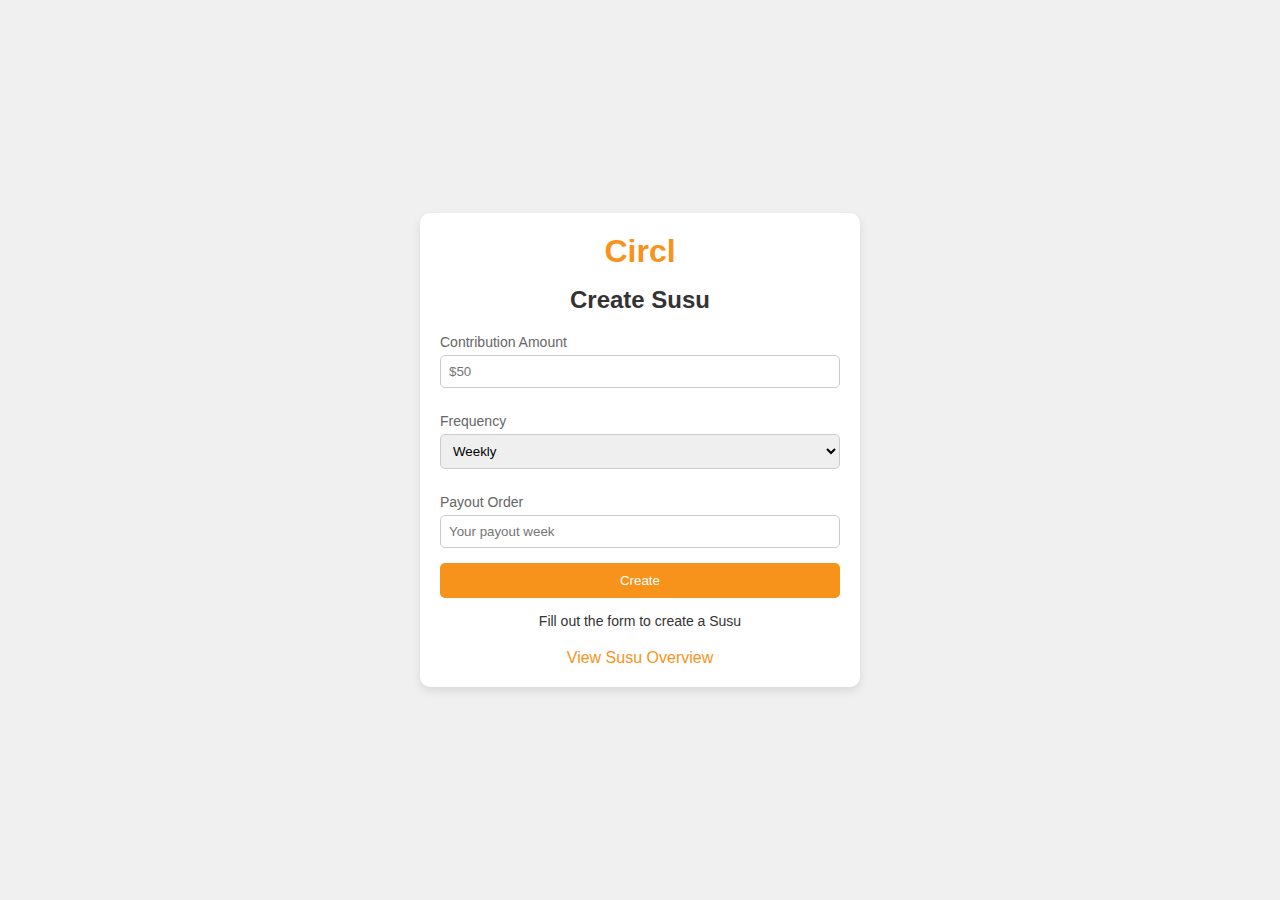
<file: circl/index.html>
<!DOCTYPE html>
<html lang="en">
<head>
    <meta charset="UTF-8">
    <meta name="viewport" content="width=device-width, initial-scale=1.0">
    <title>Create Susu - Circl</title>
    <link rel="stylesheet" href="styles.css">
    </head>
<body>
    <div class="container">
        <div class="logo">Circl </div>
        <h1>Create Susu</h1>
        <form id="susu-form">
            <label for="contribution">Contribution Amount</label>
            <input type="number" id="contribution" placeholder="$50 ">
            <label for="frequency">Frequency</label>
            <select id="frequency">
                <option value="weekly">Weekly</option>
                <option value="biweekly">Biweekly</option>
                <option value="monthly">Monthly</option>
            </select>
            <label for="payout-order">Payout Order</label>
            <input type="number" id="payout-order" placeholder="Your payout week">
            <button type="submit">Create</button>
        </form>
        <p id="form-result"> Fill out the form to create a Susu</p>
        <a href="overview.html">View Susu Overview</a>
    </div>   
    <script src="script.js"></script>
</body>
</html>
</file>
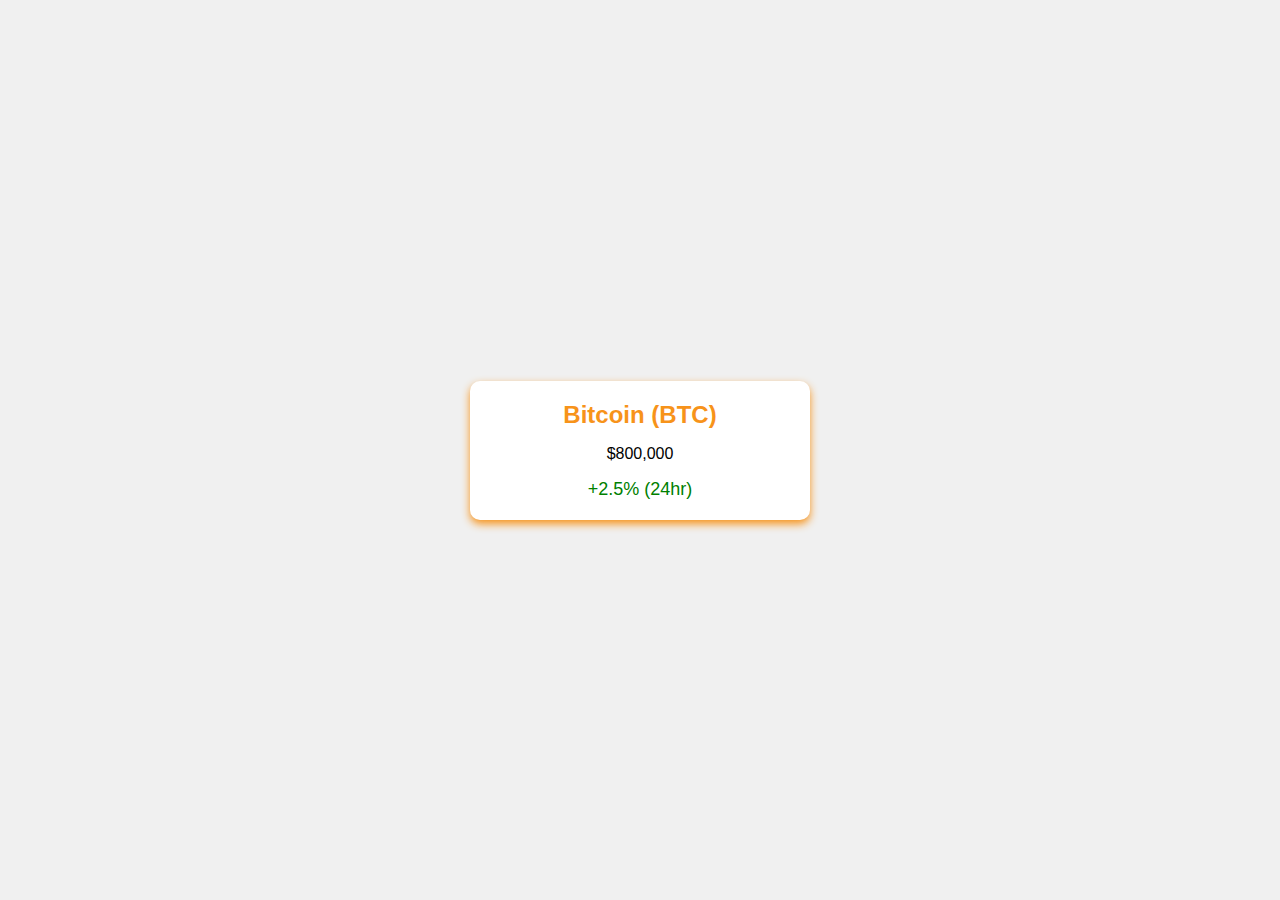
<file: project-1/index.html>
<!DOCTYPE <!DOCTYPE html>

<html>
    <head>
        <meta charset="utf-8">
        <meta http-equiv="X-UA-Compatible" content="IE=edge">
        <title>Bitcoin Price Card</title>
        <meta name="description" content="">
        <meta name="viewport" content="width=device-width, initial-scale=1">
        <link rel="stylesheet" href="styles.css">
    </head>
    <body>
        <div class="card">
            <h1>Bitcoin (BTC)</h1>
            <p class="'price">$800,000</p>
            <p class="change">+2.5% (24hr)</p>
        </div>
    </body>
</html>
</file>
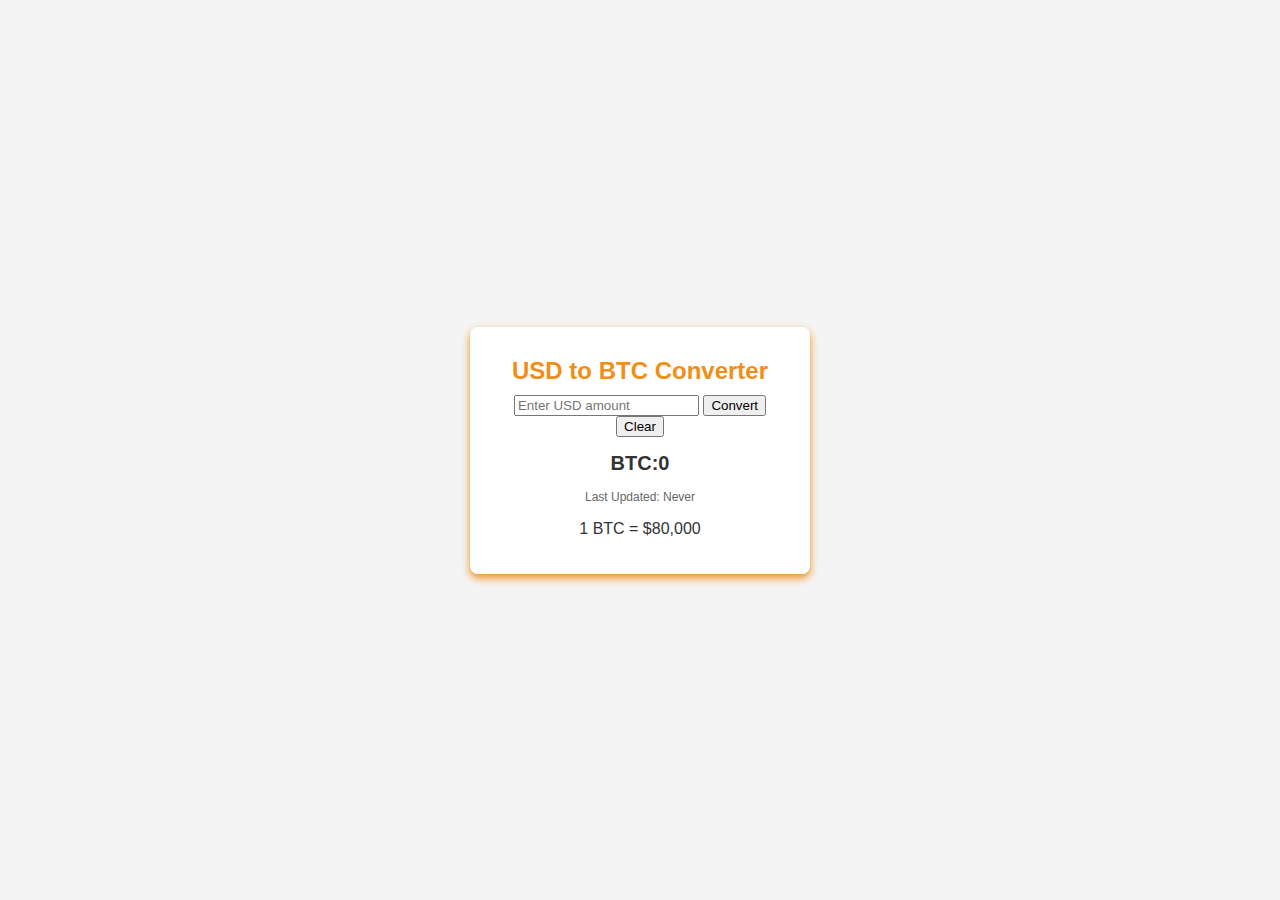
<file: project-2/index.html>
<!DOCTYPE html>
<html lang="en">        
<head>
    <meta charset="UTF-8">
    <meta name="viewport" content="width=device-width, initial-scale=1.0">
    <title>Bitcoin Converter</title>
    <link rel="stylesheet" href="styles.css">
</head>
<body>
    <div class="card">
        <h1 id="title">USD to BTC Converter</h1>
        <input type="number" id="usd-input" placeholder="Enter USD amount">
        <button id="button" onclick="convertToBTC()">Convert</button>
        <button onClick="clearConverter()">Clear</button>
        <p id="btc-result">BTC:0</p>
        <p id="last-updated">Last Updated: Never</p>
        <p id="price-info">1 BTC = $80,000</p>


    </div>
    <script src="script.js"></script>
</file>
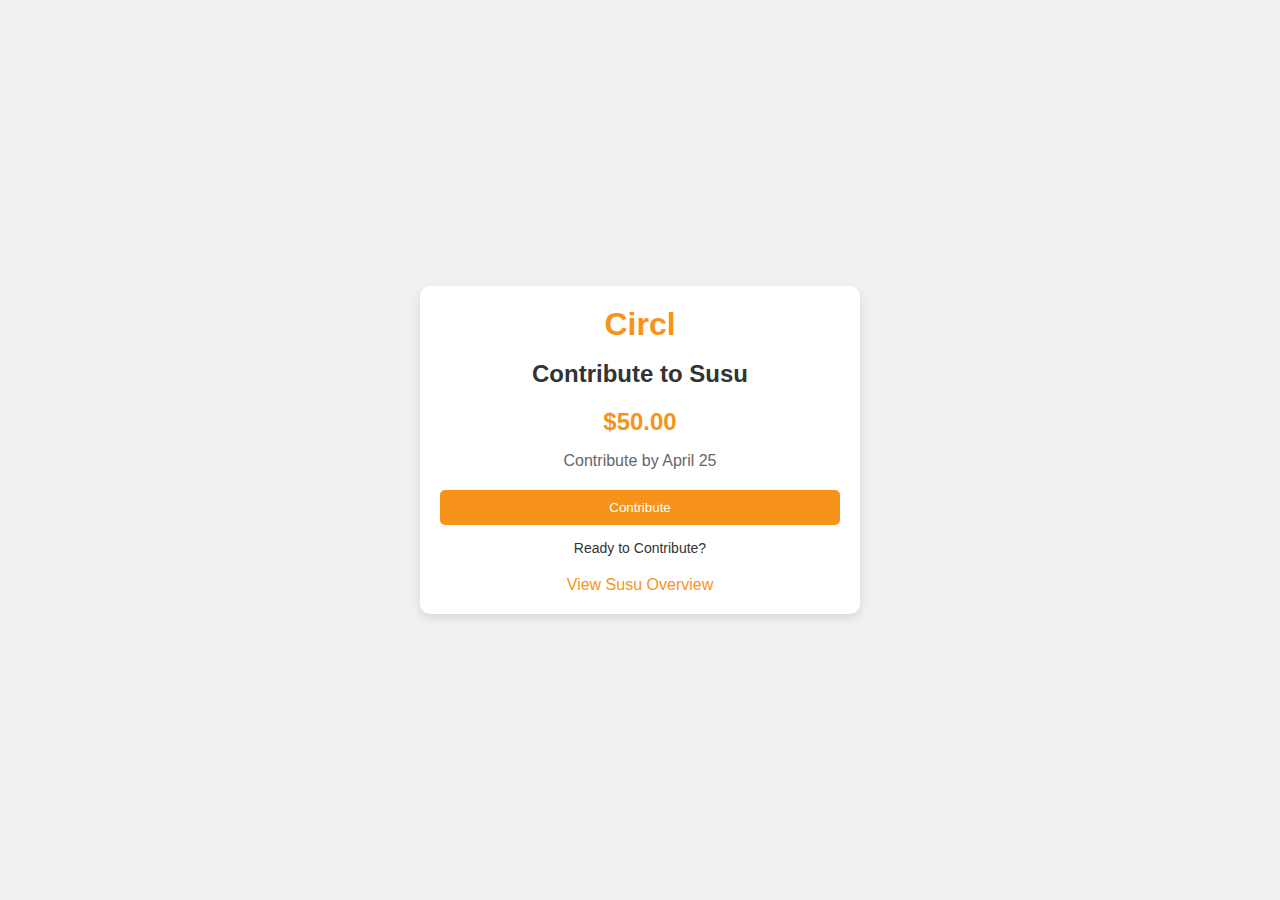
<file: circl/contribute.html>
<!DOCTYPE html>
<html lang="en">
<head>
    <meta charset="UTF-8">
    <meta name="viewport" content="width=device-width, initial-scale=1.0">
    <title>Contribute - Circl</title>
    <link rel="stylesheet" href="styles.css">
</head>
<body>
    <div class="container">
        <div class="logo">Circl</div>
        <h1>Contribute to Susu</h1>
        <p id='contribution-amount'>$50.00</p>
        <p id="deadline">Contribute by April 25</p>
        <button id='contribute-btn'>Contribute</button>
        <p id="contribute-result">Ready to Contribute?</p>
        <a href="overview.html">View Susu Overview</a>
    </div>   
    <script src="contribute.js"></script>
</file>
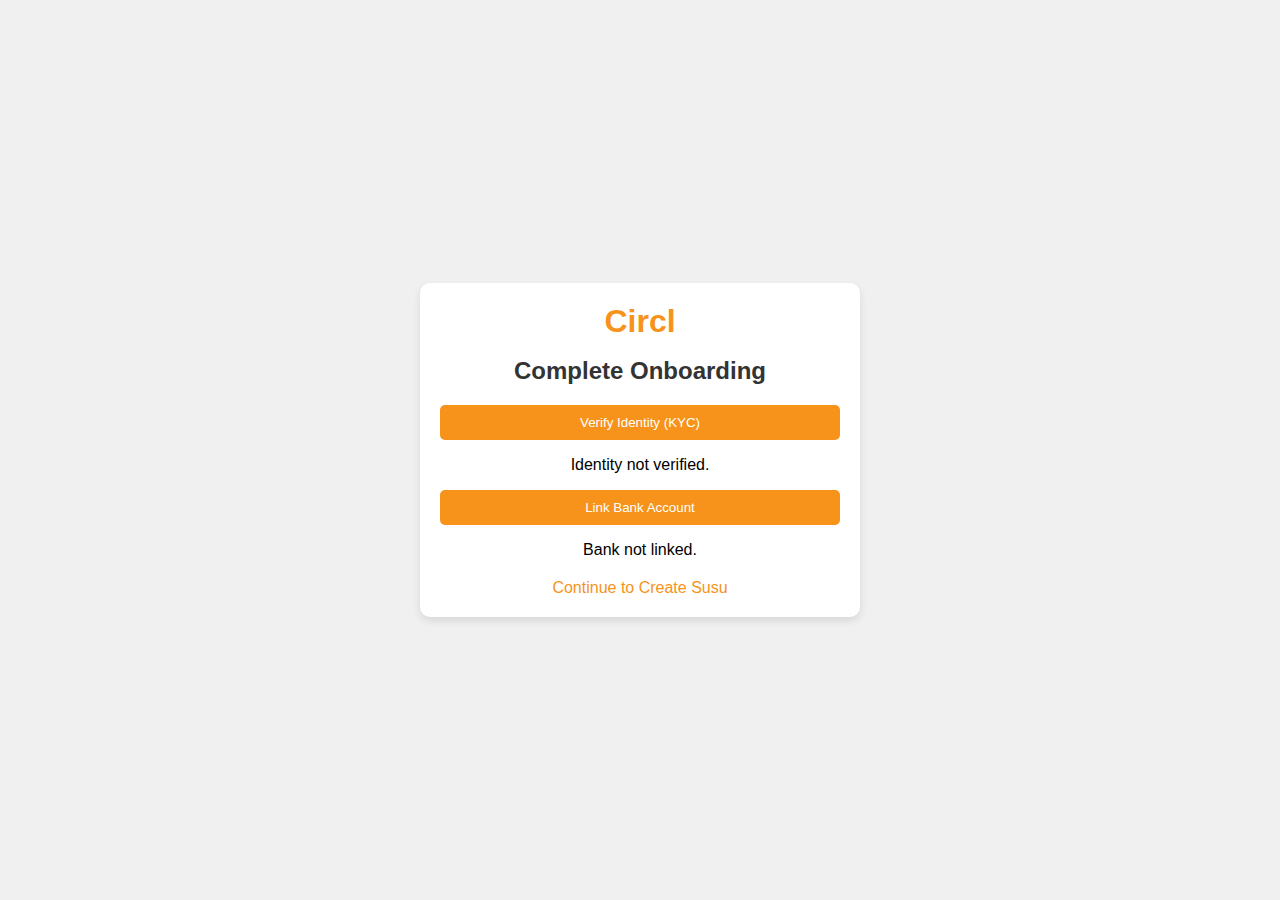
<file: circl/onboarding.html>
<!DOCTYPE html>
<html lang="en">
<head>
    <meta charset="UTF-8">
    <meta name="viewport" content="width=device-width, initial-scale=1.0">
    <title>Onboarding - Circl</title>
    <link rel="stylesheet" href="styles.css">
</head>
<body>
    <div class="container">
        <div class="logo">Circl</div>
        <h1>Complete Onboarding</h1>
        <button id="verify-kyc">Verify Identity (KYC)</button>
        <p id="kyc-status">Identity not verified.</p>
        <button id="link-bank">Link Bank Account</button>
        <p id="bank-status">Bank not linked.</p>
        <a href="index.html">Continue to Create Susu</a>
    </div>
    <script src="onboarding.js"></script>
</body>
</html>
</file>
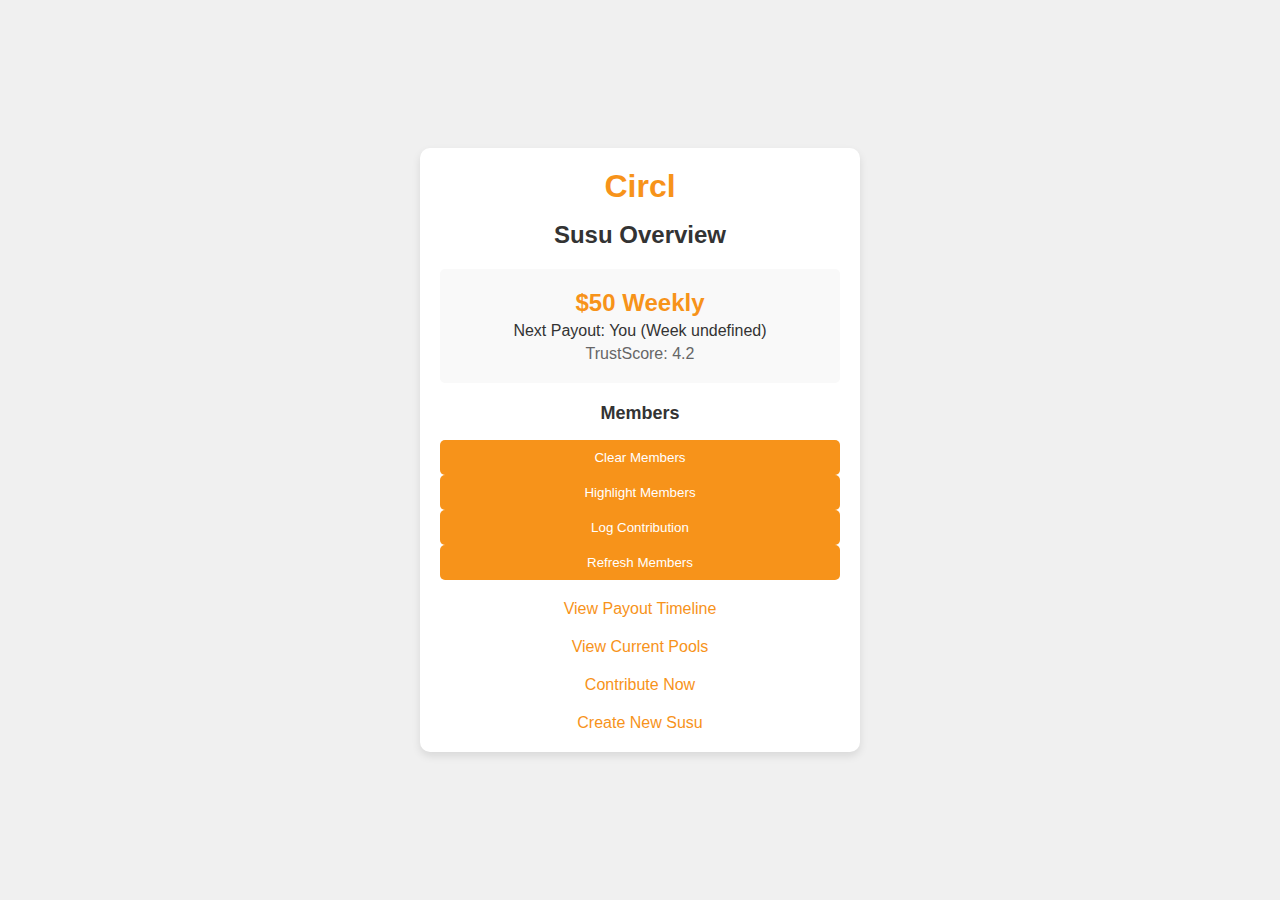
<file: circl/overview.html>
<!DOCTYPE html>
<html lang="en">
<head>
    <meta charset="UTF-8">
    <meta name="viewport" content="width=device-width, initial-scale=1.0">
    <title>Susu Overview - Circl</title>
    <link rel="stylesheet" href="styles.css">
</head>
<body>
    <div class="container">
        <div class="logo">Circl</div>
        <h1>Susu Overview</h1>
        <div  class ='susu-details'>
            <p id="contribution-display">$50 weekly</p>
            <p id="next-payout">Next Payout: You (Week 3)</p>
            <p id="trust-score">TrustScore: 4.2</p> 
        </div>
        <h2>Members</h2>
        <ul id="members-list">
            <li>Anna</li>
            <li>Daniel</li>
            <li>Mark</li>
            <li>Sophie</li>
        </ul>
        <button id="clear-members">Clear Members</button>
        <button id="highlight-members">Highlight Members</button>
        <button id="log-contribution">Log Contribution</button>
        <button id="refresh-members">Refresh Members</button>   
        <a href="timeline.html">View Payout Timeline</a>
        <a href="pools.html">View Current Pools</a>
        <a href="contribute.html">Contribute Now</a>
        <a href="index.html">Create New Susu</a>
    </div>
    <script src="overview.js"></script>
</body>
</html>
</file>
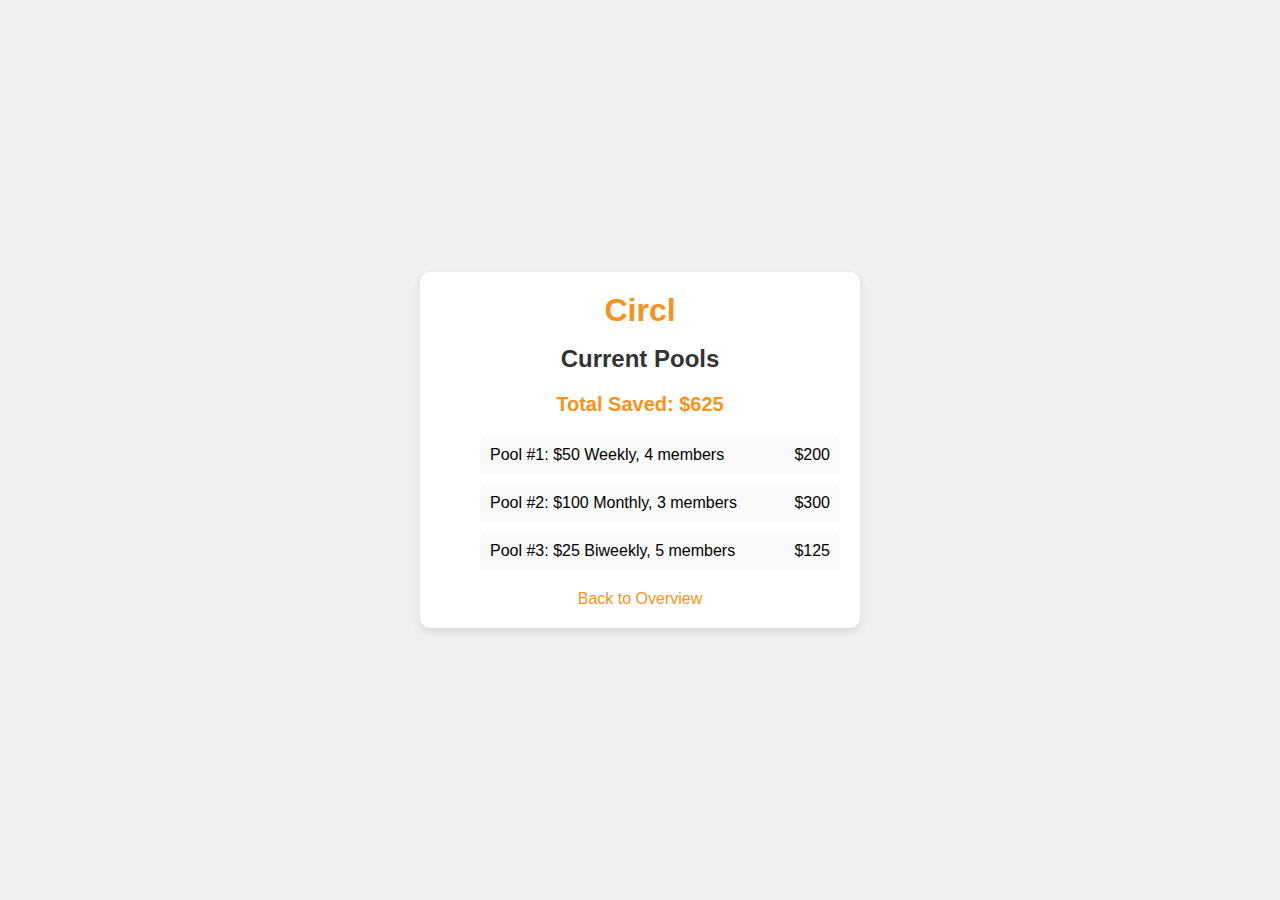
<file: circl/pools.html>
<!DOCTYPE html>
<html lang="en">
<head>
    <meta charset="UTF-8">
    <meta name="viewport" content="width=device-width, initial-scale=1.0">
    <title>Current Pools - Circl</title>
    <link rel="stylesheet" href="styles.css">
</head>
<body>
    <div class="container">
        <div class="logo">Circl</div>
        <h1>Current Pools</h1>
        <p id="total-saved">Total Saved: 34,000,000</p>
        <ul id="pools-list"></ul>
        <a href="overview.html">Back to Overview</a>
    </div>
    <script src="pools.js"></script>
</body>
</file>
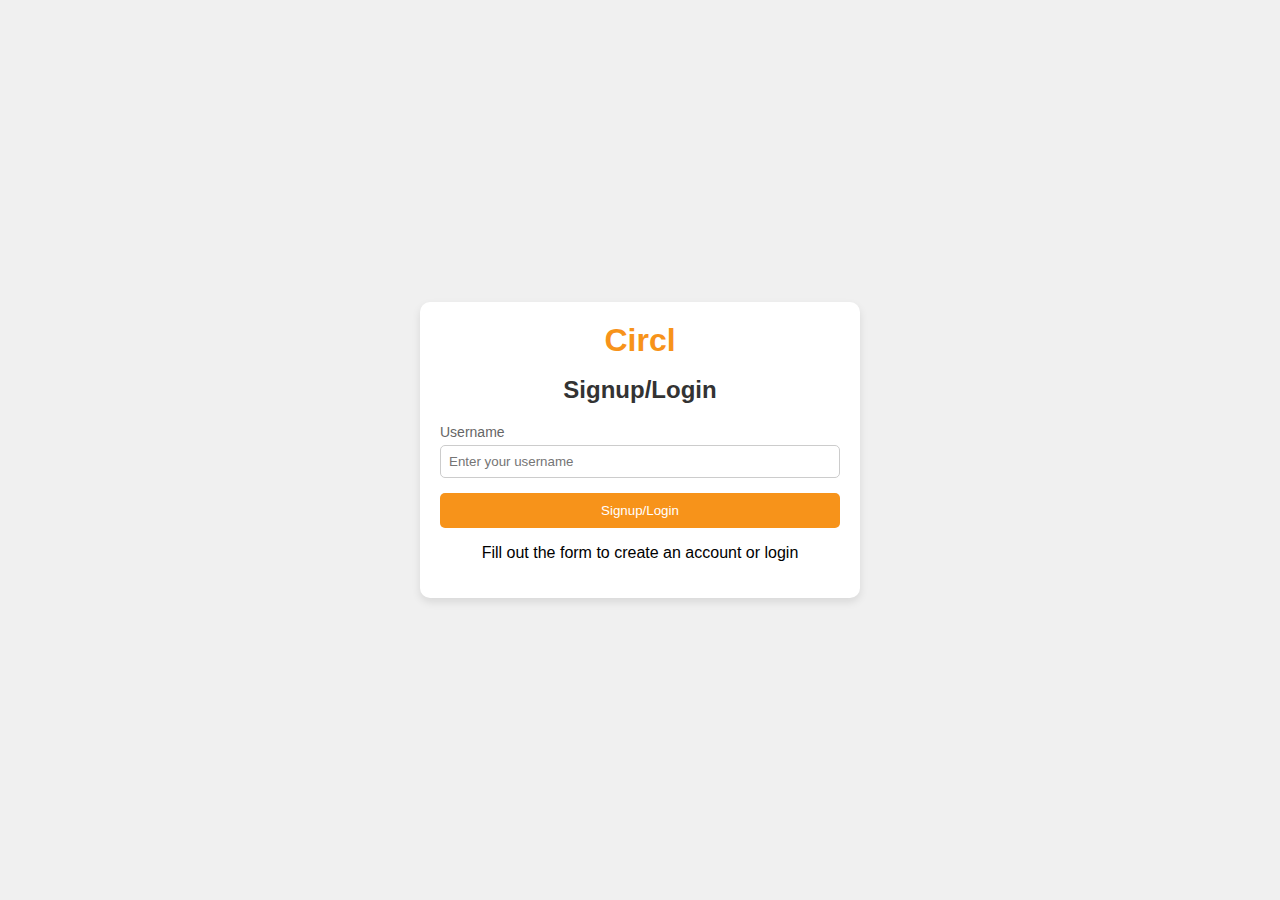
<file: circl/signup.html>
<!DOCTYPE html>
<html>
    <head>
        <meta charset="UTF-8">
        <meta name="viewport" content="width=device-width, initial-scale=1.0">
        <title>Signup/Login - Circl</title>
        <link rel="stylesheet" href="styles.css">
    </head>
    <body> 
        <div class="container">
            <div class="logo">Circl</div>
            <h1>Signup/Login</h1>
            <form id="auth-form">
                <label for="username">Username</label>
                <input type="text" id="username" placeholder="Enter your username" required>
                <button type="submit">Signup/Login</button>
            </form>
            <p id="auth-result">Fill out the form to create an account or login</p>
        </div>
        <script src="auth.js"></script>
    </body>
</html>
</file>
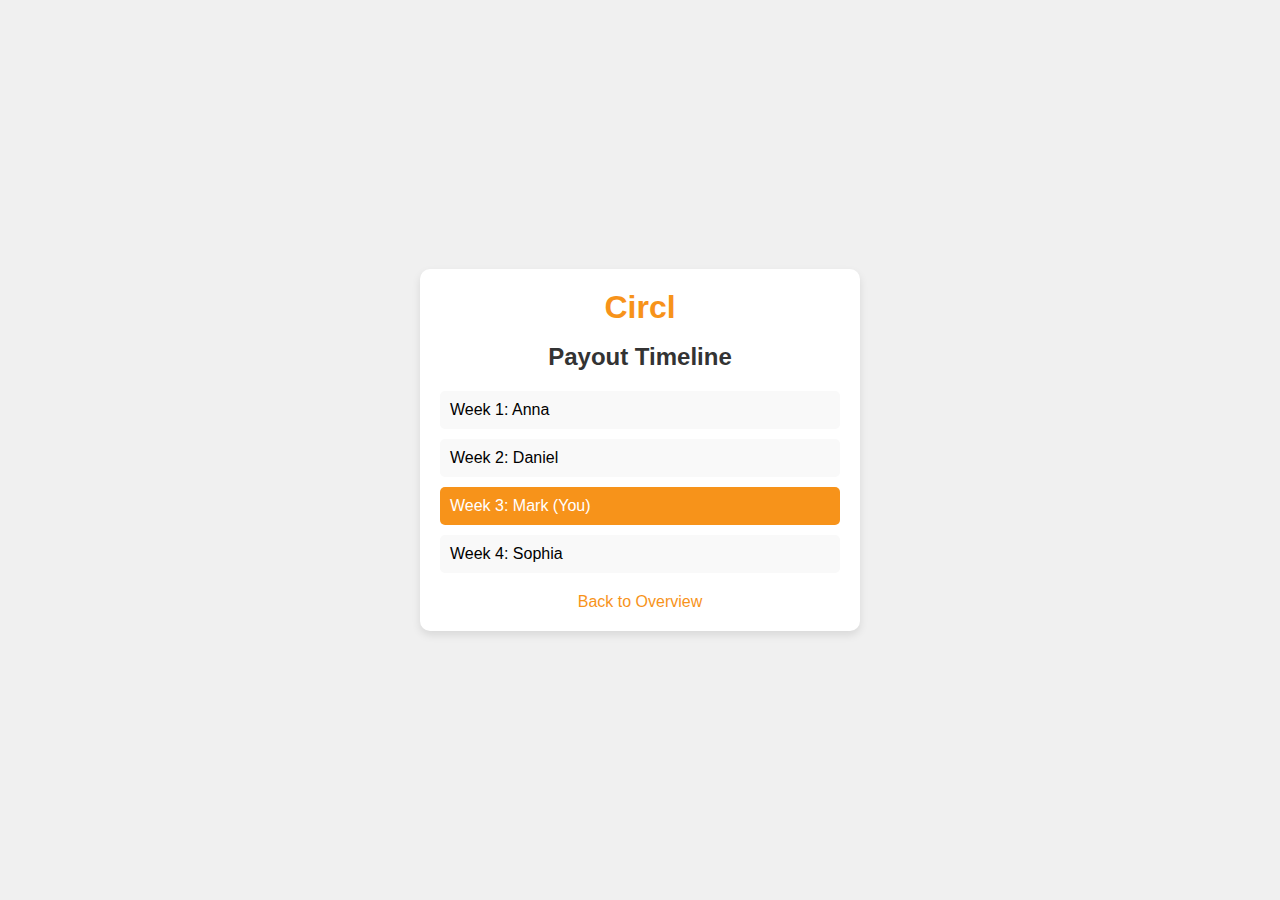
<file: circl/timeline.html>
<!DOCTYPE html>
<html lang="en">
<head>
    <meta charset="UTF-8">
    <meta name="viewport" content="width=device-width, initial-scale=1.0">
    <title>Payout Timeline - Circl</title>
    <link rel="stylesheet" href="styles.css">
</head>
<body>
    <div class="container">
        <div class="logo">Circl</div>
        <h1>Payout Timeline</h1>
         <ul id="timeline-list"></ul> 
         <a href="overview.html">Back to Overview</a>
    </div>    
    <script src="timeline.js"></script>
</body>
</html>
</file>
<file: circl/styles.css>
body {
    font-family: Arial, sans-serif;
    margin: 0;
    background-color: #f0f0f0;
    display: flex;
    justify-content: center;
    align-items: center;
    height: 100vh;
}
.container {
    background-color: white;
    padding: 20px;
    border-radius: 10px;
    box-shadow: 0 4px 8px rgba(0, 0, 0, 0.1);
    width: 90%;
    max-width: 400px;
    text-align: center;
}
h1 {
    font-size: 24px;
    color: #333;
    margin-bottom: 20px;
}
label {
    display: block;
    text-align: left;
    margin: 10px 0 5px;
    font-size: 14px;
    color: #666;
}
input, select {
    width: 100%;
    padding: 8px;
    margin-bottom: 15px;
    border: 1px solid #ccc;
    border-radius: 5px;
    box-sizing: border-box;
}
button {
    background-color: #f7931a; /* Bitcoin orange for now */
    color: white;
    padding: 10px;
    border: none;
    border-radius: 5px;
    width: 100%;
    cursor: pointer;
}
button:hover {
    background-color: #e07b00;
}
#form-result {
    margin-top: 15px;
    font-size: 14px;
    color: #333;
    transition: opacity 0.3s ease; /* For animation */
}
.logo {
    font-size: 32px;
    font-weight:bold;
    color: #f7931a; /* Bitcoin orange for now */
    margin-bottom: 10px;
    text-align: center;
}
.susu-details {
    background-color: #f9f9f9;
    padding: 15px;
    border-radius: 5px;
    margin-bottom: 20px;
}
.susu-details p {
    margin: 5px 0;
    font-size: 16px;
}
#contribution-display {
    font-size: 24px;
    font-weight: bold;
    color: #f7931a; /* Bitcoin orange */
}
#next-payout {
    color: #333;
}
#trust-score {
    color: #666;
}
h2 {
    font-size: 18px;
    color: #333;
    margin-bottom: 10px;
}
#members-list {
    list-style: none;
    padding: 0;
}
#members-list li {
    padding: 8px;
    background-color: #e0e0e0;
    margin-bottom: 5px;
    border-radius: 5px;
    text-align: center;
}
a {
    display: block;
    text-align: center;
    margin-top: 20px;
    color: #f7931a;
    text-decoration: none;
}
a:hover {
    text-decoration: underline;
}
.highlight {
    font-weight: bold;
    color: green;
}
#last-updated {
    font-size: 12px;
    color: #666;
    margin: 5px 0;
}

#contribution-amount {
    font-size: 24px;
    font-weight: bold;
    color: #f7931a;
    margin: 10px 0;
}
#deadline {
    font-size: 16px;
    color: #666;
    margin-bottom: 20px;
}
#contribute-btn {
    background-color: #f7931a;
    color: white;
    padding: 10px;
    border: none;
    border-radius: 5px;
    width: 100%;
    cursor: pointer;
}
#contribute-btn:hover {
    background-color: #e07b00;
}
#contribute-result {
    margin-top: 15px;
    font-size: 14px;
    color: #333;
    transition: opacity 0.3s ease;
}
#total-saved {
    font-size: 20px;
    font-weight: bold;
    color: #f7931a;
    margin-bottom: 20px;
}
#pools-list li {
    background-color: #f9f9f9;
    padding: 10px;
    margin-bottom: 10px;
    border-radius: 5px;
    display: flex;
    justify-content: space-between;
}
#timeline-list {
    list-style: none;
    padding: 0;
}
#timeline-list li {
    background-color: #f9f9f9;
    padding: 10px;
    margin-bottom: 10px;
    border-radius: 5px;
    display: flex;
    justify-content: space-between;
}
#timeline-list li.you {
    background-color: #f7931a;
    color: white;
}
</file>
<file: project-1/styles.css>
body {
    font-family: Arial, sans-serif;
    display: flex;
    justify-content: center;
    align-items: center;
 
    height: 100vh;
    margin:0;
    background-color: #f0f0f0;
}
.card{
    background-color: white;
    padding: 20px;
    border-radius: 10px;
    text-align: center;
    box-shadow:0 4px 8px rgba(247, 147, 26, 1);
    width: 50%;
   max-width:300px; 
   

}
h1 { 
    font-size: 24px;
    margin: 0;
    color:#f7931a; /*Bitcoin Orange */

}
.price {
    font-size: 32px;
    font-weight:bold;
    margin: 10px 0;
}
.change {
    font-size:18px;
    color: green;
    margin:0;
}
</file>
<file: project-2/styles.css>
body {
    font-family: Arial, sans-serif;
    background-color: #f4f4f4;
    margin: 0;  
    
    padding: 0;
    display: flex;
    justify-content: center;
    align-items: center;

    height: 100vh;
    color: #333;    

}
.card {
    background-color: #ffff;
    padding:0;
    border-radius: 8px;
    box-shadow:0 4px 8px rgb(240, 142, 22);
    padding: 20px;
    width: 50%;
    text-align: center;
    max-width: 300px;
}

#last-updated {

    font-size: 12px;
    color: #666;
    margin: 5px 0
}

#title {
    font-size: 24px;
    margin: 10px 0;
    color: rgb(240, 142, 22);
}

#btc-result{
    font-size: 20px;
    font-weight: bold;
    margin: 15px 0;
    color: #333
}
</file>
